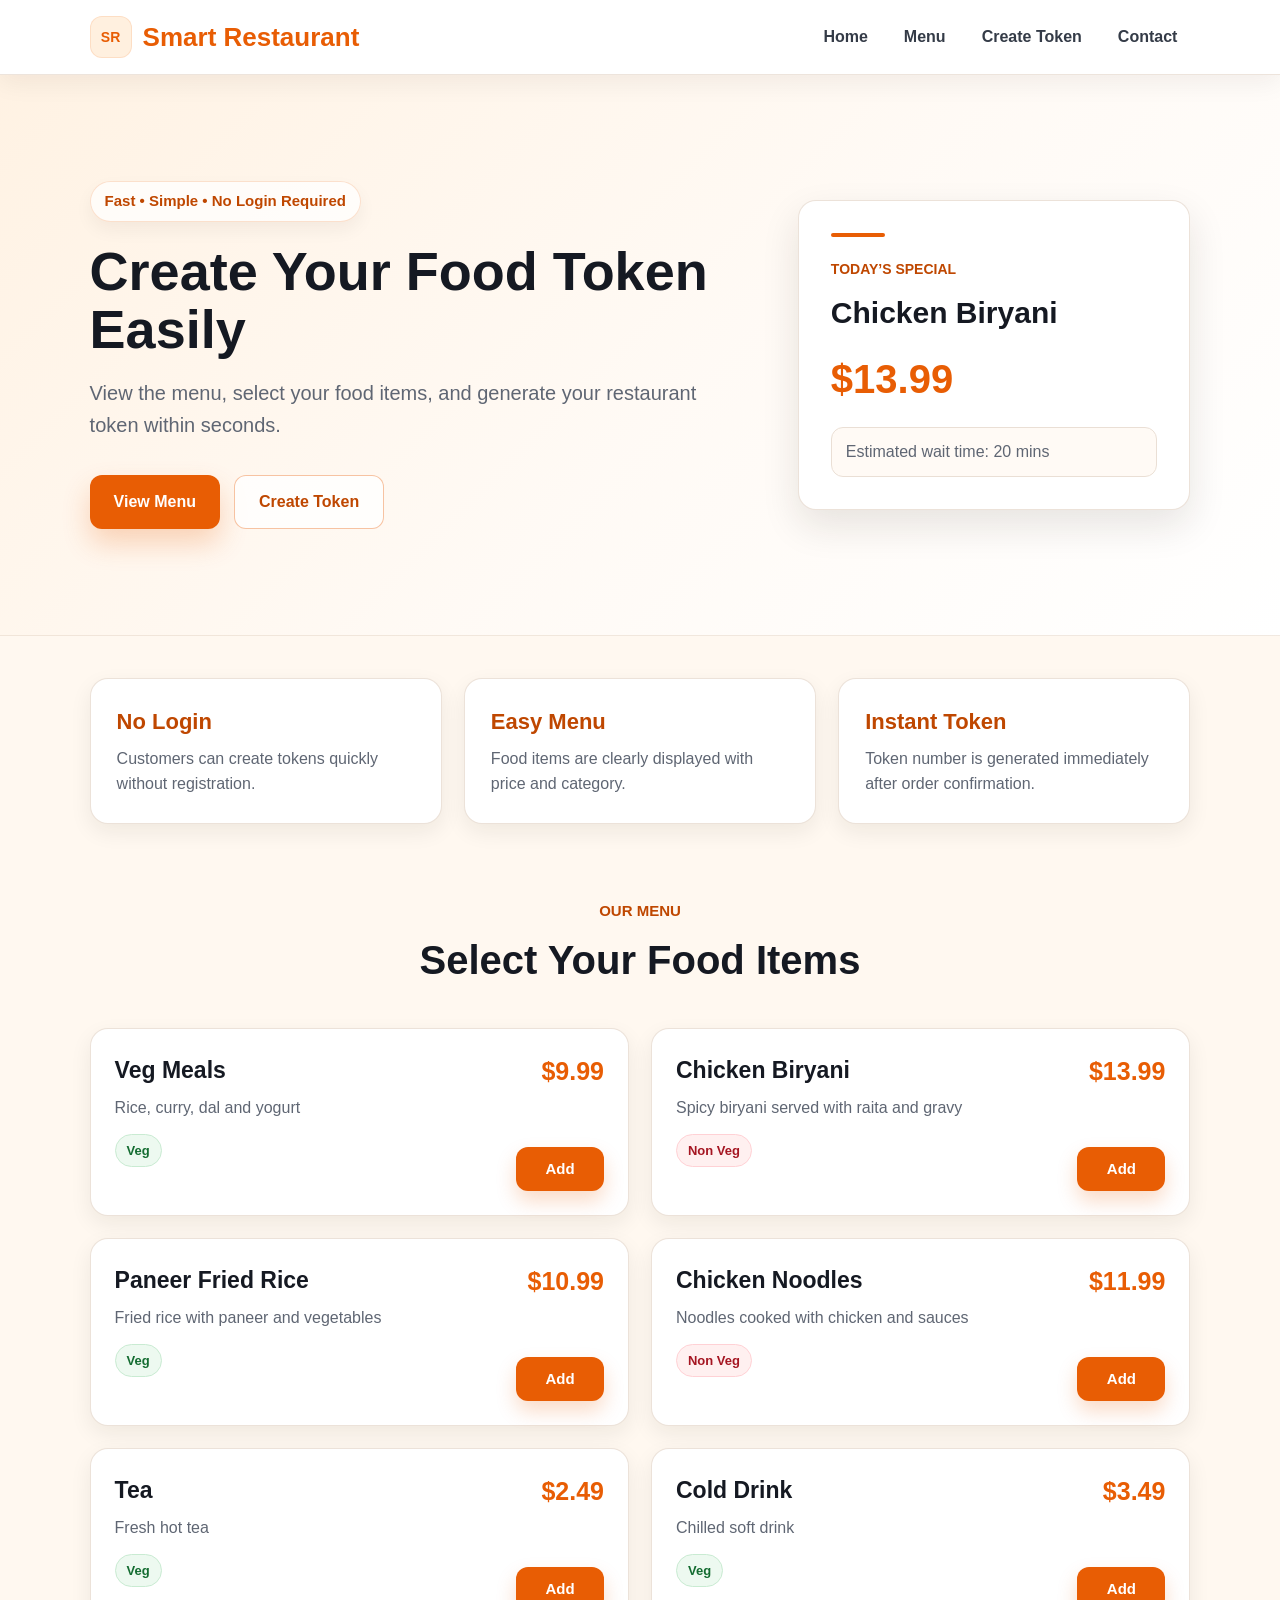
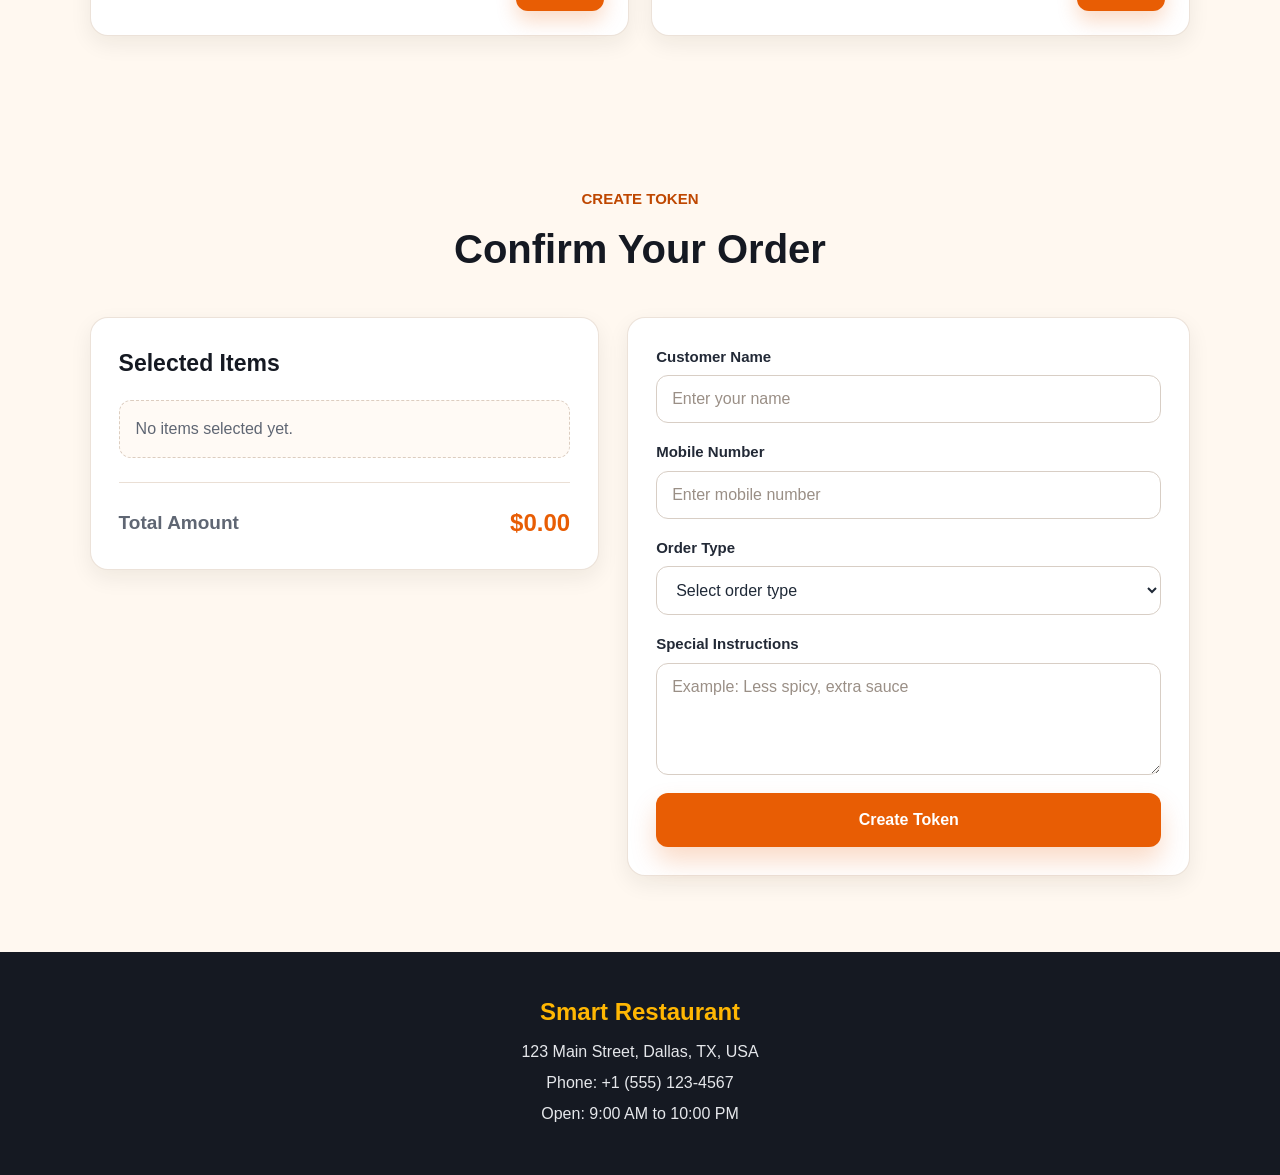
<file: index.html>
<!DOCTYPE html>
<html lang="en">
<head>
  <meta charset="UTF-8" />
  <meta name="viewport" content="width=device-width, initial-scale=1.0" />

  <title>Smart Restaurant Token System</title>

  <link rel="stylesheet" href="style.css?v=9" />
</head>
<body>

  <header class="header">
    <div class="header-container">
      <div class="logo">
        <span class="logo-icon">🍽️</span>
        <h2>Smart Restaurant</h2>
      </div>

      <nav class="navbar" id="navbar">
        <a href="#home" onclick="closeMenu()">Home</a>
        <a href="#menu" onclick="closeMenu()">Menu</a>
        <a href="#token" onclick="closeMenu()">Create Token</a>
        <a href="#contact" onclick="closeMenu()">Contact</a>
      </nav>

      <button class="menu-btn" onclick="toggleMenu()">☰</button>
    </div>
  </header>

  <section class="hero" id="home">
    <div class="hero-container">
      <div class="hero-content">
        <p class="tagline">Fast • Simple • No Login Required</p>

        <h1>Create Your Food Token Easily</h1>

        <p class="hero-text">
          View the menu, select your food items, and generate your restaurant token within seconds.
        </p>

        <div class="hero-buttons">
          <a href="#menu" class="btn primary-btn">View Menu</a>
          <a href="#token" class="btn outline-btn">Create Token</a>
        </div>
      </div>

      <div class="hero-card">
        <p class="card-label">Today’s Special</p>
        <h3>Chicken Biryani</h3>
        <strong>$13.99</strong>
        <span>Estimated wait time: 20 mins</span>
      </div>
    </div>
  </section>

  <section class="features">
    <div class="feature-box">
      <h3>No Login</h3>
      <p>Customers can create tokens quickly without registration.</p>
    </div>

    <div class="feature-box">
      <h3>Easy Menu</h3>
      <p>Food items are clearly displayed with price and category.</p>
    </div>

    <div class="feature-box">
      <h3>Instant Token</h3>
      <p>Token number is generated immediately after order confirmation.</p>
    </div>
  </section>

  <section class="menu-section" id="menu">
    <div class="section-title">
      <p>Our Menu</p>
      <h2>Select Your Food Items</h2>
    </div>

    <div class="menu-grid" id="menuGrid"></div>
  </section>

  <section class="token-section" id="token">
    <div class="section-title">
      <p>Create Token</p>
      <h2>Confirm Your Order</h2>
    </div>

    <div class="token-container">

      <div class="cart-box">
        <h3>Selected Items</h3>

        <div id="cartItems" class="cart-items">
          <p class="empty-cart">No items selected yet.</p>
        </div>

        <div class="total-box">
          <span>Total Amount</span>
          <strong id="totalAmount">$0.00</strong>
        </div>
      </div>

      <form class="token-form" onsubmit="createToken(event)">
        <label for="customerName">Customer Name</label>
        <input
          type="text"
          id="customerName"
          placeholder="Enter your name"
          required
        />

        <label for="mobileNumber">Mobile Number</label>
        <input
          type="tel"
          id="mobileNumber"
          placeholder="Enter mobile number"
          required
        />

        <label for="orderType">Order Type</label>
        <select id="orderType" required>
          <option value="">Select order type</option>
          <option value="Dine In">Dine In</option>
          <option value="Takeaway">Takeaway</option>
        </select>

        <label for="instructions">Special Instructions</label>
        <textarea
          id="instructions"
          placeholder="Example: Less spicy, extra sauce"
        ></textarea>

        <button type="submit" class="submit-btn">Create Token</button>
      </form>

    </div>
  </section>

  <section class="success-box" id="successBox">
    <div class="receipt-card" id="receiptCard">
      <div class="receipt-header">
        <h2>✅ Token Created Successfully</h2>
        <p>Your order has been received.</p>
      </div>

      <div class="restaurant-name">
        <h3>Smart Restaurant</h3>
        <p>123 Main Street, Dallas, TX, USA</p>
      </div>

      <div class="token-highlight">
        <span>Token No</span>
        <strong id="tokenNumber"></strong>
      </div>

      <div class="receipt-details">
        <div class="receipt-row">
          <span>Name</span>
          <strong id="resultName"></strong>
        </div>

        <div class="receipt-row">
          <span>Mobile</span>
          <strong id="resultMobile"></strong>
        </div>

        <div class="receipt-row">
          <span>Order Type</span>
          <strong id="resultOrderType"></strong>
        </div>

        <div class="receipt-row">
          <span>Estimated Time</span>
          <strong>20 minutes</strong>
        </div>
      </div>

      <div class="receipt-items">
        <h4>Ordered Items</h4>
        <div id="resultItems"></div>
      </div>

      <div class="receipt-instructions">
        <h4>Special Instructions</h4>
        <p id="resultInstructions">None</p>
      </div>

      <div class="receipt-total">
        <span>Total Amount</span>
        <strong id="resultTotal"></strong>
      </div>

      <p class="receipt-note">
        Please show this token number at the restaurant counter.
      </p>
    </div>

    <div class="receipt-actions">
      <button onclick="printToken()" class="action-btn print-btn">Print Token</button>
      <button onclick="shareOnWhatsApp()" class="action-btn whatsapp-btn">Share on WhatsApp</button>
      <button onclick="newToken()" class="action-btn new-btn">Create New Token</button>
    </div>
  </section>

  <footer class="footer" id="contact">
    <h3>Smart Restaurant</h3>
    <p>123 Main Street, Dallas, TX, USA</p>
    <p>Phone: +1 (555) 123-4567</p>
    <p>Open: 9:00 AM to 10:00 PM</p>
  </footer>

  <script src="script.js?v=7"></script>
</body>
</html>
</file>
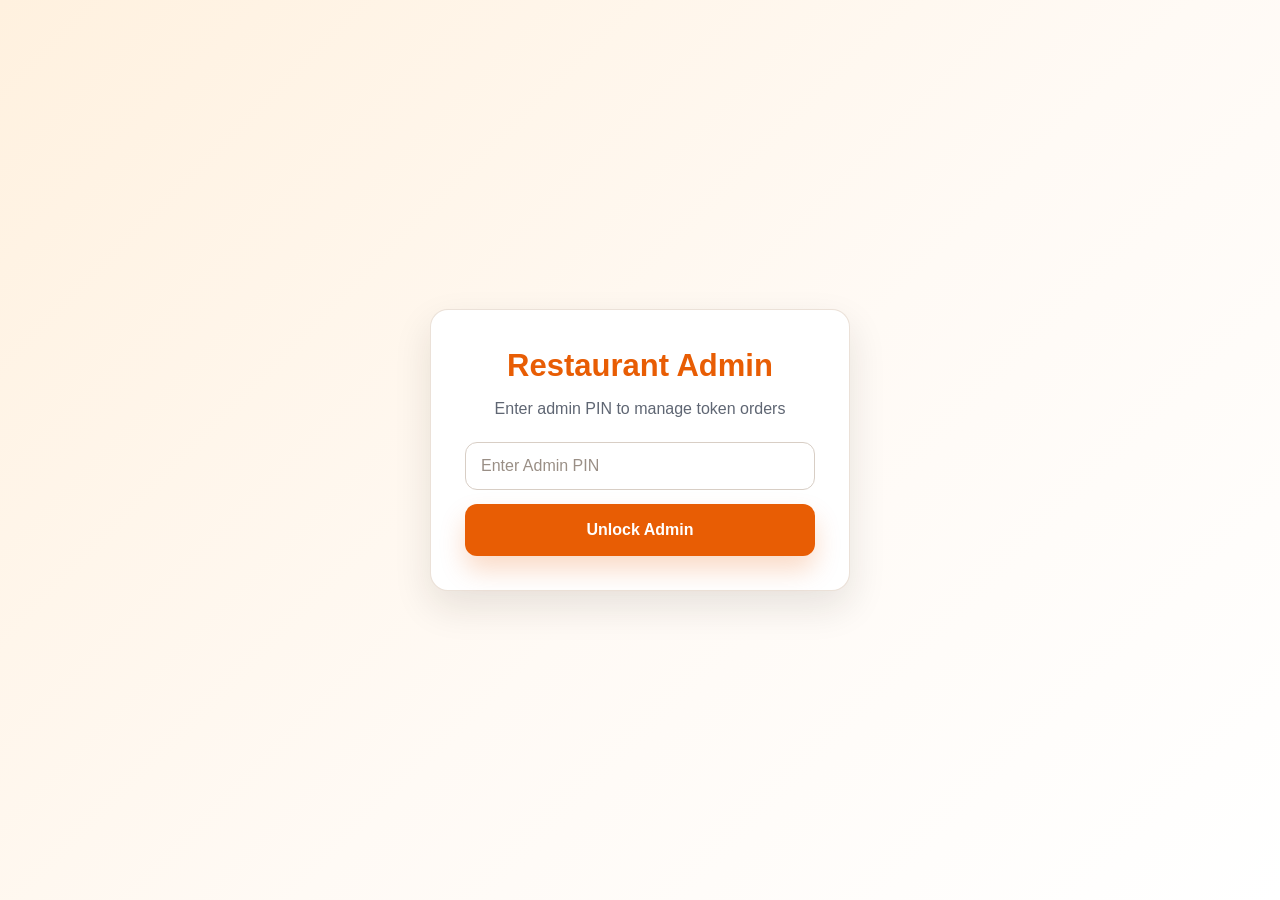
<file: admin.html>
<!DOCTYPE html>
<html lang="en">
<head>
  <meta charset="UTF-8" />
  <meta name="viewport" content="width=device-width, initial-scale=1.0" />

  <title>Restaurant Admin Dashboard</title>

  <link rel="stylesheet" href="admin.css?v=5" />
</head>
<body>

  <section class="pin-screen" id="pinScreen">
    <div class="pin-card">
      <h1>Restaurant Admin</h1>
      <p>Enter admin PIN to manage token orders</p>

      <form onsubmit="checkAdminPin(event)">
        <input
          type="password"
          id="adminPin"
          placeholder="Enter Admin PIN"
          maxlength="10"
          required
        />

        <button type="submit">Unlock Admin</button>
      </form>

      <p class="pin-error" id="pinError"></p>
    </div>
  </section>

  <main class="admin-content hidden" id="adminContent">

    <header class="admin-header">
      <div>
        <h1>Restaurant Admin</h1>
        <p>Manage customer food tokens</p>
      </div>

      <div class="admin-actions">
        <button onclick="loadOrders()">Refresh Orders</button>
        <button class="logout-btn" onclick="logoutAdmin()">Lock Admin</button>
      </div>
    </header>

    <section class="summary-section">
      <div class="summary-card">
        <h3 id="pendingCount">0</h3>
        <p>Pending</p>
      </div>

      <div class="summary-card">
        <h3 id="preparingCount">0</h3>
        <p>Preparing</p>
      </div>

      <div class="summary-card">
        <h3 id="readyCount">0</h3>
        <p>Ready</p>
      </div>

      <div class="summary-card">
        <h3 id="deliveredCount">0</h3>
        <p>Delivered</p>
      </div>
    </section>

    <section class="orders-section">
      <div class="section-title">
        <h2>Live Token Orders</h2>
        <p id="loadingText">Loading orders...</p>
      </div>

      <div class="table-wrapper">
        <table>
          <thead>
            <tr>
              <th>Token</th>
              <th>Date</th>
              <th>Time</th>
              <th>Customer</th>
              <th>Mobile</th>
              <th>Type</th>
              <th>Items</th>
              <th>Total</th>
              <th>Instructions</th>
              <th>Status</th>
              <th>Update</th>
            </tr>
          </thead>

          <tbody id="ordersTableBody"></tbody>
        </table>
      </div>

      <div id="mobileOrders" class="mobile-orders"></div>
    </section>

  </main>

  <script src="admin.js?v=5"></script>
</body>
</html>
</file>
<file: style.css>
:root {
  --bg: #fff8f0;
  --surface: #ffffff;
  --surface-warm: #fff1e3;
  --surface-soft: #fffaf5;
  --primary: #e85d04;
  --primary-dark: #bf4700;
  --primary-soft: #fff0df;
  --ink: #1f2937;
  --muted: #5f6673;
  --line: #eadfd5;
  --success: #16823a;
  --danger: #b4232c;
  --shadow-sm: 0 8px 22px rgba(34, 24, 16, 0.07);
  --shadow-md: 0 16px 38px rgba(34, 24, 16, 0.11);
  --radius-sm: 10px;
  --radius-md: 14px;
  --radius-lg: 18px;
  --container: 86%;
}

* {
  margin: 0;
  padding: 0;
  box-sizing: border-box;
  font-family: Arial, Helvetica, sans-serif;
}

html {
  scroll-behavior: smooth;
}

body {
  background: var(--bg);
  color: var(--ink);
  overflow-x: hidden;
  line-height: 1.5;
}

button,
a,
input,
select,
textarea {
  -webkit-tap-highlight-color: transparent;
}

button,
.btn,
.action-btn {
  min-height: 44px;
}

button {
  cursor: pointer;
  font: inherit;
}

button:disabled {
  cursor: not-allowed;
  opacity: 0.72;
}

a:focus-visible,
button:focus-visible,
input:focus-visible,
select:focus-visible,
textarea:focus-visible {
  outline: 3px solid rgba(232, 93, 4, 0.32);
  outline-offset: 3px;
}

input,
select,
textarea {
  font-size: 16px;
}

.header {
  width: 100%;
  background: rgba(255, 255, 255, 0.96);
  border-bottom: 1px solid rgba(234, 223, 213, 0.82);
  box-shadow: 0 8px 24px rgba(34, 24, 16, 0.06);
  position: sticky;
  top: 0;
  z-index: 1000;
}

.header-container {
  width: var(--container);
  margin: auto;
  padding: 15px 0;
  display: flex;
  align-items: center;
  justify-content: space-between;
  gap: 22px;
}

.logo {
  display: flex;
  align-items: center;
  gap: 11px;
  min-width: 0;
}

.logo-icon {
  width: 42px;
  height: 42px;
  display: inline-flex;
  align-items: center;
  justify-content: center;
  background: var(--primary-soft);
  border-radius: 12px;
  font-size: 0;
  box-shadow: inset 0 0 0 1px rgba(232, 93, 4, 0.12);
}

.logo-icon::before {
  content: "SR";
  color: var(--primary);
  font-size: 14px;
  font-weight: 900;
}

.logo h2 {
  color: var(--primary);
  font-size: 26px;
  line-height: 1.1;
  white-space: nowrap;
}

.navbar {
  display: flex;
  align-items: center;
  gap: 10px;
}

.navbar a {
  text-decoration: none;
  color: #343b47;
  font-size: 16px;
  font-weight: 800;
  padding: 10px 13px;
  border-radius: 999px;
  transition: color 0.18s ease, background 0.18s ease;
}

.navbar a:hover {
  color: var(--primary-dark);
  background: var(--primary-soft);
}

.menu-btn {
  display: none;
  width: 46px;
  height: 46px;
  background: var(--primary);
  color: #ffffff;
  border: none;
  font-size: 23px;
  border-radius: 12px;
  box-shadow: 0 10px 22px rgba(232, 93, 4, 0.24);
}

.menu-btn:hover {
  background: var(--primary-dark);
}

.hero {
  background: linear-gradient(135deg, #fff2e3 0%, #fffaf5 54%, #ffffff 100%);
  border-bottom: 1px solid rgba(234, 223, 213, 0.65);
}

.hero-container {
  width: var(--container);
  margin: auto;
  min-height: 560px;
  display: grid;
  grid-template-columns: minmax(0, 1.25fr) minmax(300px, 0.75fr);
  gap: 54px;
  align-items: center;
  padding: 58px 0;
}

.hero-content {
  max-width: 760px;
}

.tagline {
  display: inline-flex;
  align-items: center;
  color: var(--primary-dark);
  background: rgba(255, 255, 255, 0.72);
  border: 1px solid rgba(232, 93, 4, 0.18);
  border-radius: 999px;
  padding: 8px 14px;
  font-weight: 800;
  margin-bottom: 20px;
  font-size: 15px;
  box-shadow: 0 8px 18px rgba(34, 24, 16, 0.05);
}

.hero h1 {
  font-size: 54px;
  line-height: 1.08;
  margin-bottom: 18px;
  max-width: 760px;
  color: #151922;
}

.hero-text {
  font-size: 20px;
  color: var(--muted);
  max-width: 620px;
  line-height: 1.6;
}

.hero-buttons {
  margin-top: 34px;
  display: flex;
  gap: 14px;
  flex-wrap: wrap;
}

.btn {
  text-decoration: none;
  padding: 14px 24px;
  border-radius: 12px;
  font-size: 16px;
  font-weight: 900;
  display: inline-flex;
  align-items: center;
  justify-content: center;
  transition: transform 0.18s ease, box-shadow 0.18s ease, background 0.18s ease, color 0.18s ease;
}

.btn:hover {
  transform: translateY(-1px);
}

.primary-btn {
  background: var(--primary);
  color: #ffffff;
  box-shadow: 0 14px 28px rgba(232, 93, 4, 0.24);
}

.primary-btn:hover {
  background: var(--primary-dark);
  box-shadow: 0 16px 30px rgba(191, 71, 0, 0.25);
}

.outline-btn {
  color: var(--primary-dark);
  border: 1px solid rgba(232, 93, 4, 0.36);
  background: rgba(255, 255, 255, 0.78);
}

.outline-btn:hover {
  background: var(--primary-soft);
}

.hero-card {
  background: var(--surface);
  padding: 32px;
  border-radius: var(--radius-lg);
  box-shadow: var(--shadow-md);
  border: 1px solid rgba(234, 223, 213, 0.9);
  position: relative;
  overflow: hidden;
}

.hero-card::before {
  content: "";
  display: block;
  width: 54px;
  height: 4px;
  background: var(--primary);
  border-radius: 999px;
  margin-bottom: 22px;
}

.card-label {
  color: var(--primary-dark);
  font-weight: 900;
  margin-bottom: 10px;
  font-size: 14px;
  text-transform: uppercase;
}

.hero-card h3 {
  font-size: 30px;
  margin-bottom: 14px;
  color: #151922;
}

.hero-card strong {
  display: block;
  font-size: 40px;
  color: var(--primary);
  margin-bottom: 18px;
}

.hero-card span {
  display: block;
  color: var(--muted);
  font-size: 16px;
  background: var(--surface-soft);
  border: 1px solid var(--line);
  border-radius: 12px;
  padding: 12px 14px;
}

.features {
  width: var(--container);
  margin: 42px auto 0;
  display: grid;
  grid-template-columns: repeat(3, minmax(0, 1fr));
  gap: 22px;
}

.feature-box {
  background: var(--surface);
  padding: 26px;
  border-radius: var(--radius-lg);
  border: 1px solid rgba(234, 223, 213, 0.9);
  box-shadow: var(--shadow-sm);
  transition: transform 0.18s ease, box-shadow 0.18s ease;
}

.feature-box:hover {
  transform: translateY(-2px);
  box-shadow: var(--shadow-md);
}

.feature-box h3 {
  color: var(--primary-dark);
  font-size: 22px;
  margin-bottom: 9px;
}

.feature-box p {
  color: var(--muted);
  font-size: 16px;
  line-height: 1.55;
}

.menu-section,
.token-section {
  width: var(--container);
  margin: auto;
  padding: 76px 0;
}

.section-title {
  text-align: center;
  margin-bottom: 38px;
}

.section-title p {
  color: var(--primary-dark);
  font-weight: 900;
  font-size: 15px;
  text-transform: uppercase;
}

.section-title h2 {
  font-size: 40px;
  margin-top: 8px;
  color: #151922;
}

.menu-grid {
  display: grid;
  grid-template-columns: repeat(2, minmax(0, 1fr));
  gap: 22px;
}

.menu-card {
  background: var(--surface);
  padding: 24px;
  border-radius: var(--radius-lg);
  display: flex;
  justify-content: space-between;
  gap: 22px;
  min-height: 188px;
  border: 1px solid rgba(234, 223, 213, 0.9);
  box-shadow: var(--shadow-sm);
  transition: transform 0.18s ease, box-shadow 0.18s ease, border-color 0.18s ease;
}

.menu-card:hover {
  transform: translateY(-2px);
  border-color: rgba(232, 93, 4, 0.22);
  box-shadow: var(--shadow-md);
}

.menu-card h3 {
  font-size: 23px;
  margin-bottom: 8px;
  color: #151922;
}

.menu-card p {
  color: var(--muted);
  font-size: 16px;
  margin-bottom: 14px;
  line-height: 1.5;
}

.veg,
.nonveg {
  display: inline-flex;
  align-items: center;
  font-size: 13px;
  padding: 6px 11px;
  border-radius: 999px;
  font-weight: 900;
  border: 1px solid transparent;
}

.veg {
  background: #edf9f0;
  color: #146c31;
  border-color: #c9ebd2;
}

.nonveg {
  background: #fff0f0;
  color: #a51622;
  border-color: #ffd1d5;
}

.price-box {
  min-width: 112px;
  text-align: right;
  display: flex;
  flex-direction: column;
  align-items: flex-end;
  justify-content: space-between;
  gap: 18px;
}

.price-box strong {
  display: block;
  font-size: 25px;
  color: var(--primary);
}

.price-box button {
  background: var(--primary);
  color: #ffffff;
  border: none;
  padding: 11px 22px;
  border-radius: 12px;
  font-size: 15px;
  font-weight: 900;
  min-width: 88px;
  box-shadow: 0 10px 20px rgba(232, 93, 4, 0.22);
  transition: transform 0.16s ease, background 0.16s ease, box-shadow 0.16s ease;
}

.price-box button:hover,
.submit-btn:hover,
.action-btn:hover {
  transform: translateY(-1px);
}

.price-box button:hover,
.submit-btn:hover {
  background: var(--primary-dark);
  box-shadow: 0 12px 22px rgba(191, 71, 0, 0.24);
}

.price-box button.added {
  background: var(--success);
  box-shadow: 0 10px 20px rgba(22, 130, 58, 0.2);
}

.token-container {
  display: grid;
  grid-template-columns: minmax(0, 0.95fr) minmax(0, 1.05fr);
  gap: 28px;
  align-items: start;
}

.cart-box,
.token-form {
  background: var(--surface);
  padding: 28px;
  border-radius: var(--radius-lg);
  border: 1px solid rgba(234, 223, 213, 0.9);
  box-shadow: var(--shadow-sm);
}

.cart-box h3 {
  font-size: 23px;
  margin-bottom: 20px;
  color: #151922;
}

.empty-cart {
  color: var(--muted);
  font-size: 16px;
  background: var(--surface-soft);
  border: 1px dashed #dccdc0;
  border-radius: 12px;
  padding: 16px;
}

.cart-item {
  display: grid;
  grid-template-columns: minmax(0, 1fr) auto;
  gap: 16px;
  align-items: center;
  padding: 15px 0;
  border-bottom: 1px solid #f0e7df;
}

.cart-item:first-child {
  padding-top: 0;
}

.cart-item span {
  font-size: 16px;
  color: var(--ink);
}

.cart-item strong {
  font-size: 17px;
  color: #151922;
}

.quantity-controls {
  display: flex;
  align-items: center;
  gap: 9px;
  margin-top: 10px;
}

.quantity-controls button {
  width: 38px;
  height: 38px;
  border: 1px solid rgba(232, 93, 4, 0.22);
  background: var(--primary-soft);
  color: var(--primary-dark);
  border-radius: 10px;
  font-size: 19px;
  font-weight: 900;
  display: inline-flex;
  align-items: center;
  justify-content: center;
  transition: background 0.16s ease, transform 0.16s ease;
}

.quantity-controls button:hover {
  background: #ffe2c4;
  transform: translateY(-1px);
}

.quantity-controls span {
  min-width: 24px;
  text-align: center;
  font-weight: 900;
}

.total-box {
  margin-top: 24px;
  padding-top: 22px;
  border-top: 1px solid var(--line);
  display: flex;
  justify-content: space-between;
  gap: 18px;
  align-items: center;
  font-size: 19px;
}

.total-box span {
  color: var(--muted);
  font-weight: 800;
}

.total-box strong {
  color: var(--primary);
  font-size: 24px;
}

.token-form {
  display: flex;
  flex-direction: column;
}

.token-form label {
  margin-bottom: 7px;
  font-size: 15px;
  font-weight: 900;
  color: #222936;
}

.token-form input,
.token-form select,
.token-form textarea {
  margin-bottom: 18px;
  padding: 14px 15px;
  border: 1px solid #d8cec5;
  border-radius: 12px;
  font-size: 16px;
  color: var(--ink);
  background: #ffffff;
  outline: none;
  transition: border-color 0.16s ease, box-shadow 0.16s ease, background 0.16s ease;
}

.token-form input::placeholder,
.token-form textarea::placeholder {
  color: #9a8f86;
}

.token-form input:focus,
.token-form select:focus,
.token-form textarea:focus {
  border-color: var(--primary);
  box-shadow: 0 0 0 4px rgba(232, 93, 4, 0.12);
  background: #fffdfb;
}

.token-form textarea {
  min-height: 112px;
  resize: vertical;
}

.submit-btn {
  background: var(--primary);
  color: #ffffff;
  border: none;
  padding: 15px;
  border-radius: 12px;
  font-size: 16px;
  font-weight: 900;
  box-shadow: 0 14px 26px rgba(232, 93, 4, 0.22);
  transition: transform 0.16s ease, background 0.16s ease, box-shadow 0.16s ease;
}

.submit-btn:disabled {
  background: #d17942;
  color: #fff7ef;
  box-shadow: none;
}

.success-box {
  display: none;
  width: 90%;
  max-width: 650px;
  margin: 16px auto 84px;
}

.receipt-card {
  background: var(--surface);
  padding: 30px;
  border-radius: var(--radius-lg);
  border: 1px solid rgba(234, 223, 213, 0.95);
  box-shadow: var(--shadow-md);
}

.receipt-header {
  text-align: center;
  margin-bottom: 20px;
}

.receipt-header h2 {
  color: var(--success);
  font-size: 25px;
  margin-bottom: 7px;
}

.receipt-header p {
  color: var(--muted);
}

.restaurant-name {
  text-align: center;
  padding: 16px;
  background: var(--surface-soft);
  border: 1px solid var(--line);
  border-radius: 14px;
  margin-bottom: 20px;
}

.restaurant-name h3 {
  color: var(--primary-dark);
  font-size: 23px;
  margin-bottom: 4px;
}

.restaurant-name p {
  color: var(--muted);
  font-size: 14px;
}

.token-highlight {
  text-align: center;
  background: var(--primary);
  color: #ffffff;
  padding: 20px;
  border-radius: 14px;
  margin-bottom: 22px;
  box-shadow: 0 12px 26px rgba(232, 93, 4, 0.22);
}

.token-highlight span {
  display: block;
  font-size: 14px;
  margin-bottom: 5px;
  opacity: 0.9;
}

.token-highlight strong {
  font-size: 40px;
  letter-spacing: 0;
}

.receipt-details {
  border-top: 1px dashed #d9c9bd;
  border-bottom: 1px dashed #d9c9bd;
  padding: 16px 0;
  margin-bottom: 20px;
}

.receipt-row {
  display: flex;
  justify-content: space-between;
  gap: 18px;
  margin-bottom: 10px;
}

.receipt-row:last-child {
  margin-bottom: 0;
}

.receipt-row span {
  color: var(--muted);
}

.receipt-row strong {
  text-align: right;
  color: var(--ink);
}

.receipt-items {
  margin-bottom: 20px;
}

.receipt-items h4,
.receipt-instructions h4 {
  color: #151922;
  margin-bottom: 10px;
  font-size: 17px;
}

.receipt-item-row {
  display: flex;
  justify-content: space-between;
  gap: 18px;
  padding: 9px 0;
  border-bottom: 1px solid #f0e7df;
}

.receipt-item-row span {
  color: #374151;
}

.receipt-item-row strong {
  color: var(--ink);
}

.receipt-instructions {
  background: var(--surface-soft);
  border: 1px solid var(--line);
  padding: 15px;
  border-radius: 14px;
  margin-bottom: 20px;
}

.receipt-instructions p {
  color: #374151;
  line-height: 1.5;
}

.receipt-total {
  background: #151922;
  color: #ffffff;
  display: flex;
  justify-content: space-between;
  gap: 18px;
  padding: 17px;
  border-radius: 14px;
  font-size: 19px;
  margin-bottom: 16px;
}

.receipt-note {
  text-align: center;
  color: var(--muted);
  font-size: 14px;
}

.receipt-actions {
  display: grid;
  grid-template-columns: 1fr 1fr 1fr;
  gap: 12px;
  margin-top: 18px;
}

.action-btn {
  border: none;
  padding: 13px;
  border-radius: 12px;
  font-size: 15px;
  font-weight: 900;
  transition: transform 0.16s ease, box-shadow 0.16s ease, background 0.16s ease;
}

.print-btn {
  background: #151922;
  color: #ffffff;
}

.print-btn:hover {
  background: #000000;
  box-shadow: 0 12px 22px rgba(17, 24, 39, 0.18);
}

.whatsapp-btn {
  background: #16823a;
  color: #ffffff;
}

.whatsapp-btn:hover {
  background: #10662d;
  box-shadow: 0 12px 22px rgba(22, 130, 58, 0.2);
}

.new-btn {
  background: var(--primary);
  color: #ffffff;
}

.new-btn:hover {
  background: var(--primary-dark);
  box-shadow: 0 12px 22px rgba(232, 93, 4, 0.2);
}

.menu-card,
.cart-box,
.token-form,
.receipt-card,
.feature-box,
.hero-card {
  max-width: 100%;
}

.footer {
  background: #151922;
  color: #ffffff;
  text-align: center;
  padding: 42px 7%;
}

.footer h3 {
  color: #ffb703;
  font-size: 24px;
  margin-bottom: 10px;
}

.footer p {
  margin-bottom: 7px;
  font-size: 16px;
  color: #e5e7eb;
}

@media (max-width: 1100px) {
  .hero h1 {
    font-size: 46px;
  }

  .hero-container {
    grid-template-columns: minmax(0, 1.1fr) minmax(280px, 0.9fr);
    gap: 34px;
  }
}

@media (max-width: 900px) {
  :root {
    --container: 90%;
  }

  .hero-container {
    grid-template-columns: 1fr;
    min-height: auto;
    padding: 56px 0;
  }

  .hero-card {
    max-width: 460px;
  }

  .hero h1 {
    font-size: 42px;
  }

  .features {
    grid-template-columns: 1fr;
  }

  .menu-grid {
    grid-template-columns: 1fr;
  }

  .token-container {
    grid-template-columns: 1fr;
  }

  .navbar {
    display: none;
    position: absolute;
    top: 76px;
    right: 5%;
    width: 250px;
    background: #ffffff;
    flex-direction: column;
    align-items: stretch;
    gap: 6px;
    padding: 14px;
    border-radius: 14px;
    border: 1px solid var(--line);
    box-shadow: var(--shadow-md);
  }

  .navbar a {
    border-radius: 10px;
  }

  .navbar.active {
    display: flex;
  }

  .menu-btn {
    display: inline-flex;
    align-items: center;
    justify-content: center;
  }

  .receipt-actions {
    grid-template-columns: 1fr;
  }
}

@media (max-width: 768px) {
  .header-container {
    padding: 12px 0;
  }

  .navbar {
    width: 90%;
    right: 5%;
    top: 68px;
  }

  .hero-container {
    padding: 44px 0;
  }

  .hero-card {
    padding: 26px;
  }

  .menu-section,
  .token-section {
    padding: 58px 0;
  }

  .menu-card {
    padding: 22px;
  }

  .receipt-card {
    margin-top: 10px;
  }

  .receipt-actions {
    position: sticky;
    bottom: 0;
    background: rgba(255, 248, 240, 0.96);
    padding: 12px 0;
    z-index: 50;
  }

  .action-btn {
    width: 100%;
  }
}

@media (max-width: 560px) {
  .logo h2 {
    font-size: 21px;
  }

  .logo-icon {
    width: 38px;
    height: 38px;
    font-size: 22px;
  }

  .hero h1 {
    font-size: 34px;
  }

  .hero-text {
    font-size: 17px;
  }

  .hero-buttons {
    flex-direction: column;
  }

  .btn {
    width: 100%;
    text-align: center;
  }

  .section-title {
    margin-bottom: 28px;
  }

  .section-title h2 {
    font-size: 31px;
  }

  .menu-card {
    flex-direction: column;
    min-height: auto;
  }

  .price-box {
    width: 100%;
    flex-direction: row;
    align-items: center;
    text-align: left;
  }

  .price-box button {
    min-width: 104px;
  }

  .cart-box,
  .token-form,
  .receipt-card {
    padding: 22px;
  }

  .cart-item {
    grid-template-columns: 1fr;
  }

  .cart-item strong {
    justify-self: start;
  }

  .total-box {
    font-size: 17px;
  }

  .token-highlight strong {
    font-size: 34px;
  }

  .receipt-row,
  .receipt-item-row,
  .receipt-total {
    flex-direction: column;
    gap: 5px;
  }

  .receipt-row strong {
    text-align: left;
  }
}

@media (max-width: 420px) {
  .header-container {
    width: 92%;
  }

  .logo h2 {
    font-size: 19px;
  }

  .hero h1 {
    font-size: 30px;
  }

  .hero-card h3 {
    font-size: 24px;
  }

  .hero-card strong {
    font-size: 34px;
  }

  .section-title h2 {
    font-size: 27px;
  }

  .menu-card h3 {
    font-size: 21px;
  }

  .receipt-header h2 {
    font-size: 22px;
  }

  .restaurant-name h3 {
    font-size: 21px;
  }

  .token-highlight {
    padding: 18px;
  }

  .token-highlight strong {
    font-size: 30px;
  }

  .receipt-total {
    font-size: 18px;
  }
}

@media print {
  @page {
    size: A4;
    margin: 10mm;
  }

  html,
  body {
    width: 100%;
    min-height: auto;
    margin: 0;
    padding: 0;
    background: #ffffff;
  }

  .header,
  .hero,
  .features,
  .menu-section,
  .token-section,
  .footer,
  .receipt-actions {
    display: none !important;
  }

  #successBox {
    display: block !important;
    width: 100%;
    max-width: none;
    margin: 0;
    padding: 0;
  }

  #receiptCard {
    display: block !important;
    position: static;
    width: 100%;
    max-width: 100%;
    padding: 14mm;
    margin: 0;
    background: #ffffff;
    box-shadow: none;
    border-radius: 0;
    page-break-inside: avoid;
    break-inside: avoid;
  }

  #receiptCard * {
    page-break-inside: avoid;
    break-inside: avoid;
  }

  .receipt-header {
    margin-bottom: 10px;
  }

  .receipt-header h2 {
    font-size: 20px;
    margin-bottom: 4px;
  }

  .receipt-header p,
  .restaurant-name p,
  .receipt-row,
  .receipt-item-row,
  .receipt-instructions p,
  .receipt-note {
    font-size: 12px;
  }

  .restaurant-name {
    padding: 10px;
    margin-bottom: 12px;
    border-radius: 8px;
  }

  .restaurant-name h3 {
    font-size: 18px;
    margin-bottom: 4px;
  }

  .token-highlight {
    padding: 12px;
    margin-bottom: 14px;
    border-radius: 8px;
  }

  .token-highlight span {
    font-size: 12px;
    margin-bottom: 4px;
  }

  .token-highlight strong {
    font-size: 30px;
  }

  .receipt-details {
    padding: 10px 0;
    margin-bottom: 12px;
  }

  .receipt-row {
    margin-bottom: 8px;
  }

  .receipt-items {
    margin-bottom: 12px;
  }

  .receipt-items h4,
  .receipt-instructions h4 {
    font-size: 14px;
    margin-bottom: 6px;
  }

  .receipt-item-row {
    padding: 6px 0;
  }

  .receipt-instructions {
    padding: 10px;
    margin-bottom: 12px;
    border-radius: 8px;
  }

  .receipt-total {
    padding: 10px;
    margin-bottom: 10px;
    border-radius: 8px;
    font-size: 16px;
  }
}
</file>
<file: admin.css>
:root {
  --bg: #fff8f0;
  --surface: #ffffff;
  --surface-soft: #fffaf5;
  --primary: #e85d04;
  --primary-dark: #bf4700;
  --primary-soft: #fff0df;
  --ink: #1f2937;
  --muted: #5f6673;
  --line: #eadfd5;
  --danger: #b4232c;
  --shadow-sm: 0 8px 22px rgba(34, 24, 16, 0.07);
  --shadow-md: 0 16px 38px rgba(34, 24, 16, 0.11);
  --radius-md: 14px;
  --radius-lg: 18px;
}

.hidden {
  display: none !important;
}

* {
  margin: 0;
  padding: 0;
  box-sizing: border-box;
  font-family: Arial, Helvetica, sans-serif;
}

body {
  background: var(--bg);
  color: var(--ink);
  overflow-x: hidden;
  line-height: 1.45;
}

button,
input {
  -webkit-tap-highlight-color: transparent;
}

button {
  min-height: 42px;
  cursor: pointer;
  font: inherit;
}

button:disabled {
  cursor: not-allowed;
  opacity: 0.66;
}

button:focus-visible,
input:focus-visible,
select:focus-visible {
  outline: 3px solid rgba(232, 93, 4, 0.32);
  outline-offset: 3px;
}

input {
  font-size: 16px;
}

.pin-screen {
  min-height: 100vh;
  background: linear-gradient(135deg, #fff1df 0%, #fffaf5 55%, #ffffff 100%);
  display: flex;
  align-items: center;
  justify-content: center;
  padding: 25px;
}

.pin-card {
  width: 100%;
  max-width: 420px;
  background: var(--surface);
  padding: 34px;
  border-radius: var(--radius-lg);
  text-align: center;
  border: 1px solid rgba(234, 223, 213, 0.92);
  box-shadow: var(--shadow-md);
}

.pin-card h1 {
  color: var(--primary);
  font-size: 31px;
  margin-bottom: 8px;
}

.pin-card p {
  color: var(--muted);
  margin-bottom: 22px;
}

.pin-card input {
  width: 100%;
  padding: 14px 15px;
  border: 1px solid #d8cec5;
  border-radius: 12px;
  font-size: 16px;
  margin-bottom: 14px;
  outline: none;
  background: #ffffff;
  color: var(--ink);
  transition: border-color 0.16s ease, box-shadow 0.16s ease, background 0.16s ease;
}

.pin-card input::placeholder {
  color: #9a8f86;
}

.pin-card input:focus {
  border-color: var(--primary);
  background: #fffdfb;
  box-shadow: 0 0 0 4px rgba(232, 93, 4, 0.12);
}

.pin-card button {
  width: 100%;
  background: var(--primary);
  color: #ffffff;
  border: none;
  padding: 14px;
  border-radius: 12px;
  font-size: 16px;
  font-weight: 900;
  box-shadow: 0 14px 26px rgba(232, 93, 4, 0.22);
  transition: transform 0.16s ease, background 0.16s ease, box-shadow 0.16s ease;
}

.pin-card button:hover {
  background: var(--primary-dark);
  transform: translateY(-1px);
  box-shadow: 0 16px 28px rgba(191, 71, 0, 0.22);
}

.pin-card button:disabled {
  background: #d17942;
  box-shadow: none;
}

.pin-error {
  color: var(--danger) !important;
  background: #fff0f1;
  border: 1px solid #ffd3d7;
  border-radius: 12px;
  padding: 10px 12px;
  font-weight: 800;
  margin-top: 14px;
  margin-bottom: 0 !important;
}

.pin-error:empty {
  display: none;
}

.admin-header {
  background: rgba(255, 255, 255, 0.96);
  padding: 18px 7%;
  display: flex;
  justify-content: space-between;
  align-items: center;
  border-bottom: 1px solid rgba(234, 223, 213, 0.9);
  box-shadow: 0 8px 24px rgba(34, 24, 16, 0.06);
  gap: 20px;
}

.admin-header h1 {
  color: var(--primary);
  font-size: 30px;
  line-height: 1.15;
}

.admin-header p {
  color: var(--muted);
  margin-top: 3px;
}

.admin-actions {
  display: flex;
  gap: 10px;
  flex-wrap: wrap;
}

.admin-header button {
  background: var(--primary);
  color: #ffffff;
  border: none;
  padding: 11px 18px;
  border-radius: 11px;
  font-weight: 900;
  box-shadow: 0 10px 20px rgba(232, 93, 4, 0.18);
  transition: transform 0.16s ease, background 0.16s ease, box-shadow 0.16s ease;
}

.admin-header button:hover {
  background: var(--primary-dark);
  transform: translateY(-1px);
}

.logout-btn {
  background: #151922 !important;
  box-shadow: 0 10px 20px rgba(17, 24, 39, 0.14) !important;
}

.logout-btn:hover {
  background: #000000 !important;
}

.summary-section {
  width: 86%;
  margin: 30px auto 26px;
  display: grid;
  grid-template-columns: repeat(4, minmax(0, 1fr));
  gap: 16px;
}

.summary-card {
  background: var(--surface);
  padding: 22px;
  border-radius: var(--radius-lg);
  text-align: center;
  border: 1px solid rgba(234, 223, 213, 0.9);
  box-shadow: var(--shadow-sm);
}

.summary-card h3 {
  color: var(--primary);
  font-size: 34px;
  line-height: 1;
  margin-bottom: 8px;
}

.summary-card p {
  color: #374151;
  font-weight: 900;
}

.orders-section {
  width: 86%;
  margin: 24px auto 70px;
}

.section-title {
  text-align: center;
  margin-bottom: 22px;
}

.section-title h2 {
  font-size: 32px;
  color: #151922;
}

.section-title p {
  color: var(--muted);
  margin-top: 6px;
  font-weight: 700;
}

.table-wrapper {
  background: var(--surface);
  border-radius: var(--radius-lg);
  overflow-x: auto;
  border: 1px solid rgba(234, 223, 213, 0.9);
  box-shadow: var(--shadow-md);
  max-width: 100%;
}

table {
  width: 100%;
  border-collapse: collapse;
  min-width: 1160px;
}

th,
td {
  padding: 11px 12px;
  text-align: left;
  border-bottom: 1px solid #f0e7df;
  font-size: 14px;
  vertical-align: top;
}

th {
  background: #fff0df;
  color: #222936;
  font-size: 13px;
  text-transform: uppercase;
  font-weight: 900;
}

tbody tr:hover {
  background: #fffaf5;
}

tbody tr:last-child td {
  border-bottom: none;
}

th:nth-child(1),
td:nth-child(1),
th:nth-child(2),
td:nth-child(2),
th:nth-child(3),
td:nth-child(3),
th:nth-child(5),
td:nth-child(5),
th:nth-child(8),
td:nth-child(8),
th:nth-child(10),
td:nth-child(10) {
  white-space: nowrap;
}

th:nth-child(11),
td:nth-child(11) {
  min-width: 150px;
}

td strong {
  color: #151922;
}

.status-badge {
  display: inline-flex;
  align-items: center;
  justify-content: center;
  padding: 6px 10px;
  border-radius: 999px;
  font-size: 12px;
  font-weight: 900;
  white-space: nowrap;
  border: 1px solid transparent;
}

.status-pending {
  background: #fff7d6;
  color: #7a4a00;
  border-color: #f5dda4;
}

.status-preparing {
  background: #eaf2ff;
  color: #1d4ed8;
  border-color: #c7dcff;
}

.status-ready {
  background: #eaf8ef;
  color: #146c31;
  border-color: #c9ebd2;
}

.status-delivered {
  background: #f1f3f5;
  color: #374151;
  border-color: #d7dde3;
}

.status-buttons {
  display: flex;
  gap: 6px;
  flex-wrap: wrap;
}

.status-buttons button {
  border: none;
  padding: 7px 10px;
  min-height: 34px;
  border-radius: 9px;
  font-size: 12px;
  font-weight: 900;
  transition: transform 0.16s ease, box-shadow 0.16s ease, filter 0.16s ease;
}

.status-buttons button:hover:not(:disabled) {
  transform: translateY(-1px);
  box-shadow: 0 8px 16px rgba(17, 24, 39, 0.08);
  filter: saturate(1.06);
}

.status-buttons button:disabled {
  opacity: 0.52;
}

.btn-preparing {
  background: #eaf2ff;
  color: #1d4ed8;
}

.btn-ready {
  background: #eaf8ef;
  color: #146c31;
}

.btn-delivered {
  background: #f1f3f5;
  color: #374151;
}

.mobile-orders {
  display: none;
}

.mobile-card {
  background: var(--surface);
  padding: 20px;
  border-radius: var(--radius-lg);
  margin-bottom: 16px;
  border: 1px solid rgba(234, 223, 213, 0.9);
  box-shadow: var(--shadow-sm);
}

.mobile-card h3 {
  color: var(--primary);
  margin-bottom: 12px;
  font-size: 22px;
}

.mobile-card p {
  margin-bottom: 8px;
  color: #374151;
  line-height: 1.45;
}

.mobile-card strong {
  color: #151922;
}

.mobile-card .status-buttons {
  margin-top: 14px;
}

@media (max-width: 1100px) {
  .summary-section,
  .orders-section {
    width: 90%;
  }
}

@media (max-width: 900px) {
  .admin-header {
    flex-direction: column;
    align-items: flex-start;
    padding: 18px 5%;
  }

  .summary-section {
    grid-template-columns: repeat(2, minmax(0, 1fr));
    width: 90%;
  }

  .orders-section {
    width: 90%;
  }

  .table-wrapper {
    display: none;
  }

  .mobile-orders {
    display: block;
  }
}

@media (max-width: 768px) {
  .admin-actions {
    width: 100%;
  }

  .admin-actions button {
    flex: 1;
  }

  .summary-section {
    margin: 24px auto;
  }

  .summary-card {
    padding: 20px;
  }

  .orders-section {
    margin-top: 18px;
  }

  .mobile-card {
    word-break: break-word;
  }
}

@media (max-width: 560px) {
  .admin-header h1 {
    font-size: 26px;
  }

  .admin-header p {
    font-size: 15px;
  }

  .summary-section {
    grid-template-columns: 1fr;
    gap: 12px;
  }

  .section-title h2 {
    font-size: 27px;
  }

  .admin-header button {
    width: 100%;
  }

  .status-buttons {
    display: grid;
    grid-template-columns: 1fr;
  }

  .status-buttons button {
    width: 100%;
    min-height: 42px;
  }
}

@media (max-width: 420px) {
  .pin-card {
    padding: 26px;
  }

  .pin-card h1 {
    font-size: 26px;
  }

  .admin-header h1 {
    font-size: 24px;
  }

  .summary-card h3 {
    font-size: 30px;
  }

  .mobile-card {
    padding: 18px;
  }
}
</file>
